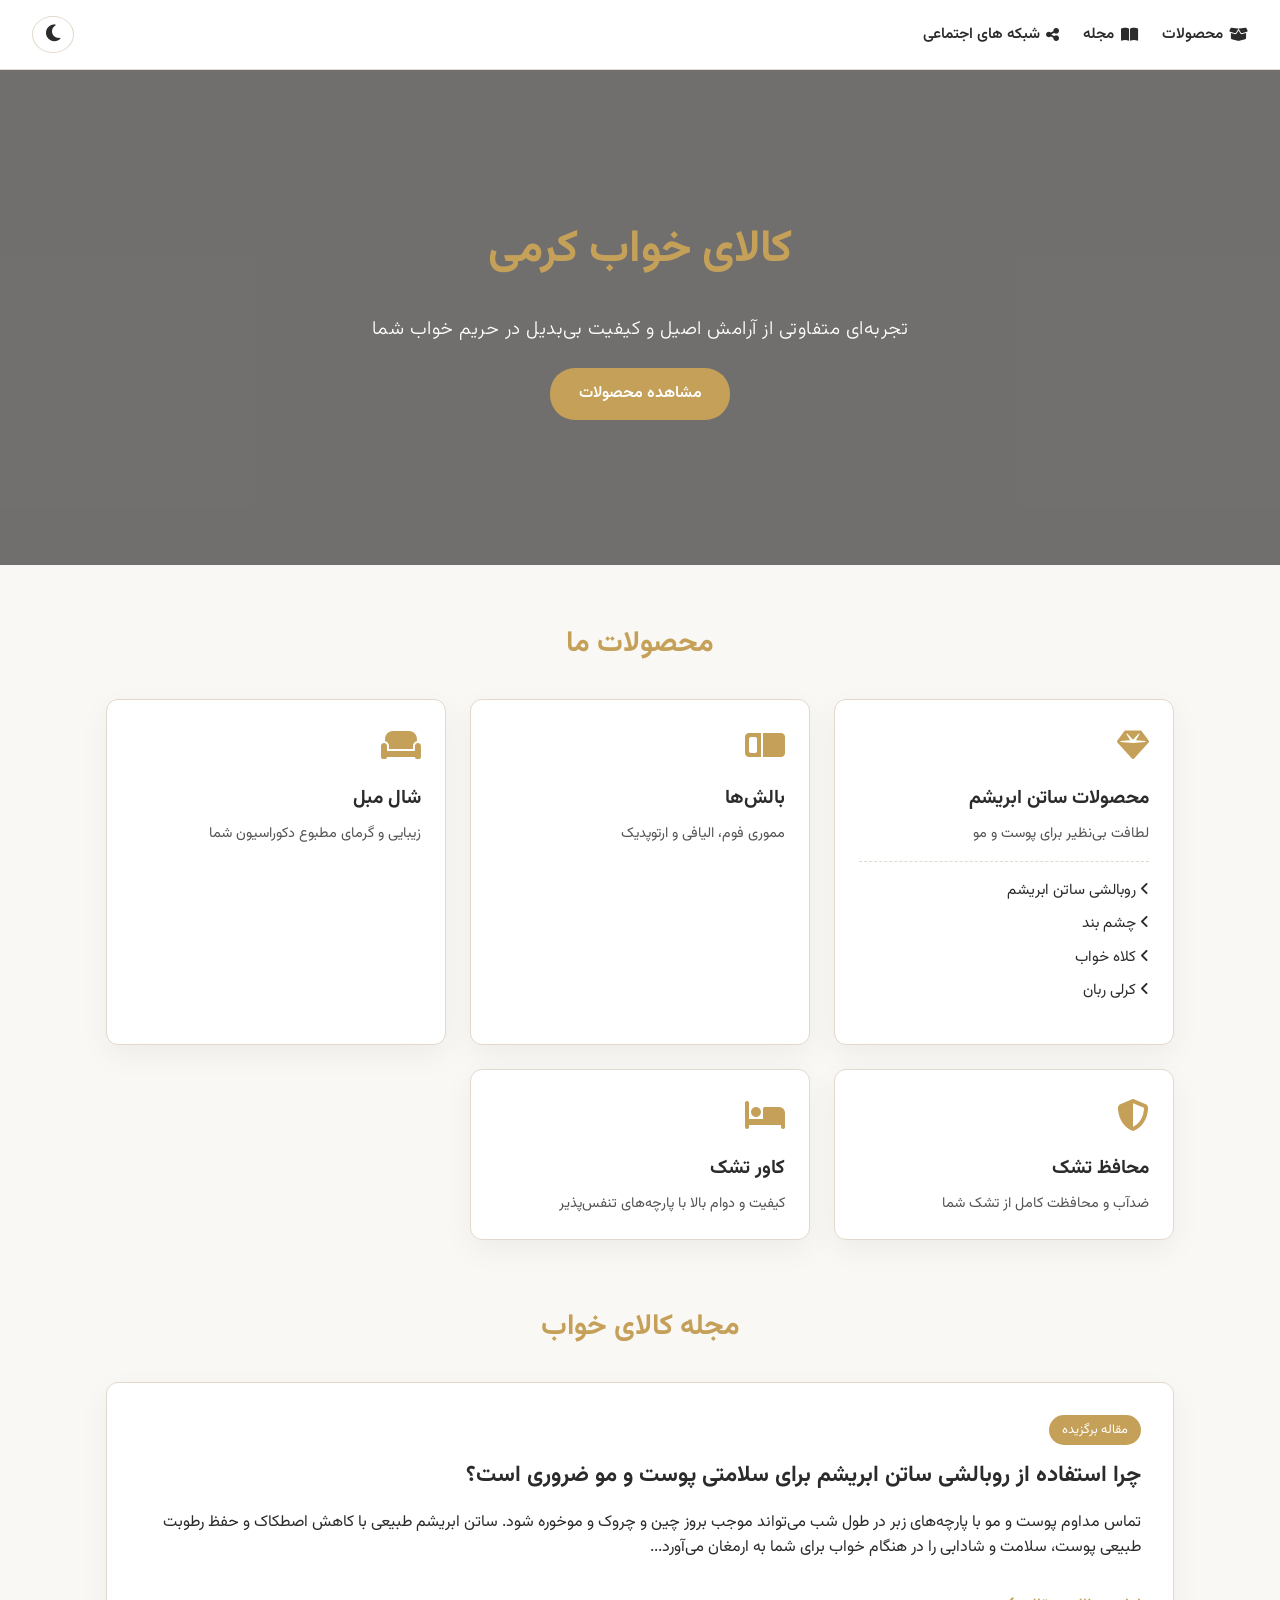
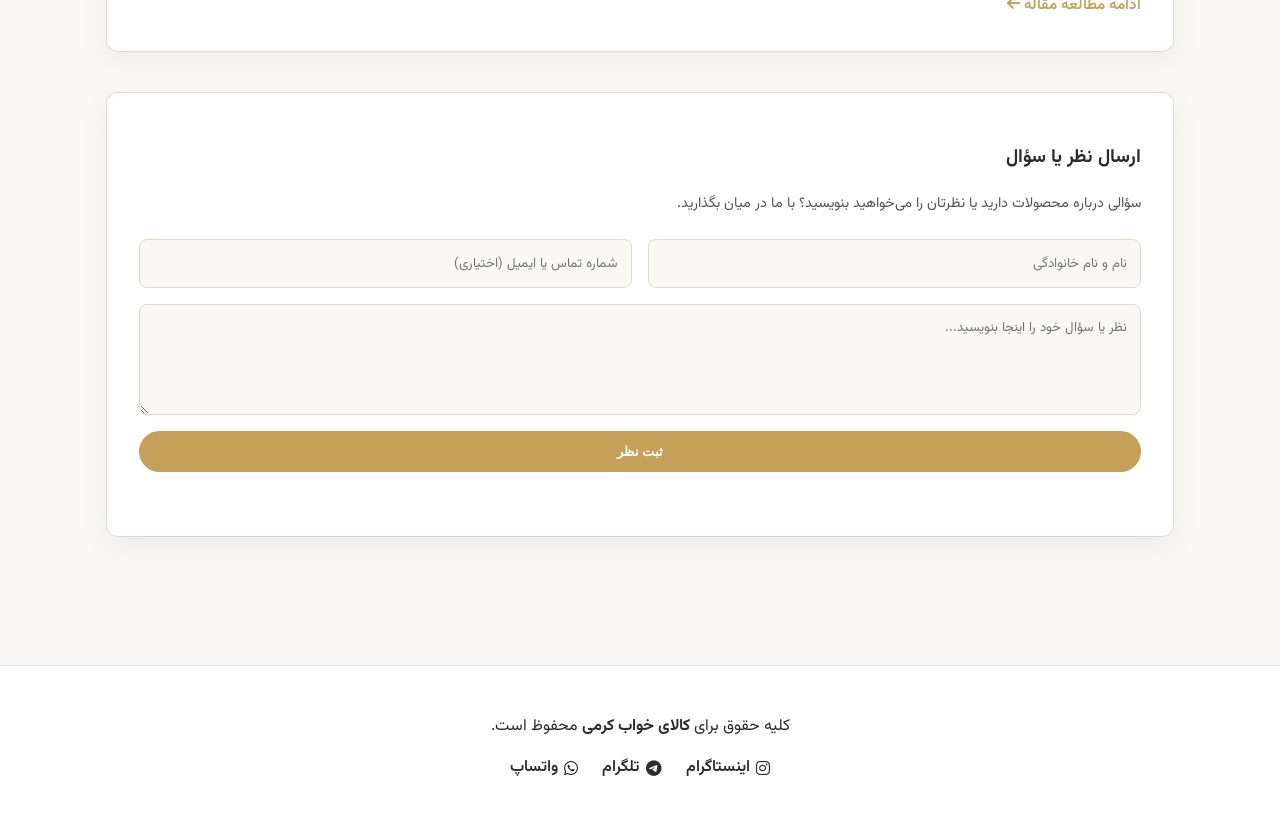
<file: index.html>
<!DOCTYPE html>
<html lang="fa" dir="rtl">
<head>
  <meta charset="UTF-8">
  <meta name="viewport" content="width=device-width, initial-scale=1.0">
  <title>کالای خواب کرمی | Karami Bedding</title>
  
  <!-- Vazirmatn Font -->
  <link rel="preconnect" href="https://fonts.googleapis.com">
  <link rel="preconnect" href="https://fonts.gstatic.com" crossorigin>
  <link href="https://fonts.googleapis.com/css2?family=Vazirmatn:wght@300;400;600;700&display=swap" rel="stylesheet">
  
  <!-- FontAwesome Icons -->
  <link rel="stylesheet" href="https://cdnjs.cloudflare.com/ajax/libs/font-awesome/6.4.0/css/all.min.css">
  
  <!-- External CSS -->
  <link rel="stylesheet" href="style.css">
</head>
<body>

  <!-- Header Section -->
  <header class="navbar">
    <!-- Navigation Menu (Top Right) -->
    <nav class="nav-menu">
      <a href="#products"><i class="fa-solid fa-box-open"></i> محصولات</a>
      <a href="#magazine"><i class="fa-solid fa-book-open"></i> مجله</a>
      <a href="#socials"><i class="fa-solid fa-share-nodes"></i> شبکه های اجتماعی</a>
    </nav>
    
    <div class="nav-controls">
      <button id="theme-toggle" class="theme-btn" aria-label="تغییر تم">
        <i class="fa-solid fa-moon"></i>
      </button>
    </div>
  </header>

  <!-- Hero Section -->
  <section class="hero">
    <div class="hero-overlay">
      <h1>کالای خواب کرمی</h1>
      <!-- Classy Brand Statement -->
      <p class="brand-tagline">تجربه‌ای متفاوتی از آرامش اصیل و کیفیت بی‌بدیل در حریم خواب شما</p>
      <a href="#products" class="btn-primary">مشاهده محصولات</a>
    </div>
  </section>

  <!-- Main Content Container -->
  <main class="container">
    
    <!-- Products Section -->
    <section id="products" class="section">
      <h2 class="section-title">محصولات ما</h2>
      <div class="product-grid">
        
        <!-- Satin Silk Submenu Card -->
        <div class="product-card dropdown-card">
          <div class="card-icon"><i class="fa-solid fa-gem"></i></div>
          <h3>محصولات ساتن ابریشم</h3>
          <p>لطافت بی‌نظیر برای پوست و مو</p>
          <ul class="sub-products">
            <li><a href="satin-pillowcase.html"><i class="fa-solid fa-angle-left"></i> روبالشی ساتن ابریشم</a></li>
            <li><a href="eye-mask.html"><i class="fa-solid fa-angle-left"></i> چشم بند</a></li>
            <li><a href="sleep-cap.html"><i class="fa-solid fa-angle-left"></i> کلاه خواب</a></li>
            <li><a href="curly-ribbon.html"><i class="fa-solid fa-angle-left"></i> کرلی ربان</a></li>
          </ul>
        </div>

        <!-- Pillows Card (Clickable to Page) -->
        <a href="pillows.html" class="product-card">
          <div class="card-icon"><i class="fa-solid fa-mattress-pillow"></i></div>
          <h3>بالش‌ها</h3>
          <p>مموری فوم، الیافی و ارتوپدیک</p>
        </a>

        <!-- Sofa Throw Card (Clickable to Page) -->
        <a href="sofa-throw.html" class="product-card">
          <div class="card-icon"><i class="fa-solid fa-couch"></i></div>
          <h3>شال مبل</h3>
          <p>زیبایی و گرمای مطبوع دکوراسیون شما</p>
        </a>

        <!-- Mattress Protector Card (Clickable to Page) -->
        <a href="mattress-protector.html" class="product-card">
          <div class="card-icon"><i class="fa-solid fa-shield-halved"></i></div>
          <h3>محافظ تشک</h3>
          <p>ضدآب و محافظت کامل از تشک شما</p>
        </a>

        <!-- Mattress Cover Card (Clickable to Page) -->
        <a href="mattress-cover.html" class="product-card">
          <div class="card-icon"><i class="fa-solid fa-bed"></i></div>
          <h3>کاور تشک</h3>
          <p>کیفیت و دوام بالا با پارچه‌های تنفس‌پذیر</p>
        </a>

      </div>
    </section>

    <!-- Magazine / Featured Article Section -->
    <section id="magazine" class="section">
      <h2 class="section-title">مجله کالای خواب</h2>
      
      <!-- Single Featured Article -->
      <article class="featured-article">
        <span class="article-badge">مقاله برگزیده</span>
        <h3>چرا استفاده از روبالشی ساتن ابریشم برای سلامتی پوست و مو ضروری است؟</h3>
        <p>
          تماس مداوم پوست و مو با پارچه‌های زبر در طول شب می‌تواند موجب بروز چین و چروک و موخوره شود. 
          ساتن ابریشم طبیعی با کاهش اصطکاک و حفظ رطوبت طبیعی پوست، سلامت و شادابی را در هنگام خواب برای شما به ارمغان می‌آورد...
        </p>
        <a href="article-satin-silk.html" class="read-more">ادامه مطالعه مقاله <i class="fa-solid fa-arrow-left"></i></a>
      </article>

      <!-- Comments & Questions Form (Replaces Add Article) -->
      <div class="comments-container">
        <h3>ارسال نظر یا سؤال</h3>
        <p class="comments-subtitle">سؤالی درباره محصولات دارید یا نظرتان را می‌خواهید بنویسید؟ با ما در میان بگذارید.</p>
        
        <form id="comment-form">
          <div class="form-group-inline">
            <input type="text" id="user-name" placeholder="نام و نام خانوادگی" required>
            <input type="text" id="user-contact" placeholder="شماره تماس یا ایمیل (اختیاری)">
          </div>
          <textarea id="user-comment" rows="4" placeholder="نظر یا سؤال خود را اینجا بنویسید..." required></textarea>
          <button type="submit" class="btn-primary">ثبت نظر</button>
        </form>

        <div id="comments-list" class="comments-list">
          <!-- Comments will appear here dynamically -->
        </div>
      </div>
    </section>

  </main>

  <!-- Footer with Social Links -->
  <footer id="socials">
    <p>کلیه حقوق برای <strong>کالای خواب کرمی</strong> محفوظ است.</p>
    <div class="social-footer">
      <a href="https://instagram.com" target="_blank" aria-label="Instagram"><i class="fa-brands fa-instagram"></i> اینستاگرام</a>
      <a href="https://t.me" target="_blank" aria-label="Telegram"><i class="fa-brands fa-telegram"></i> تلگرام</a>
      <a href="https://wa.me" target="_blank" aria-label="WhatsApp"><i class="fa-brands fa-whatsapp"></i> واتساپ</a>
    </div>
  </footer>

  <!-- External JS -->
  <script src="script.js"></script>
</body>
</html>
</file>
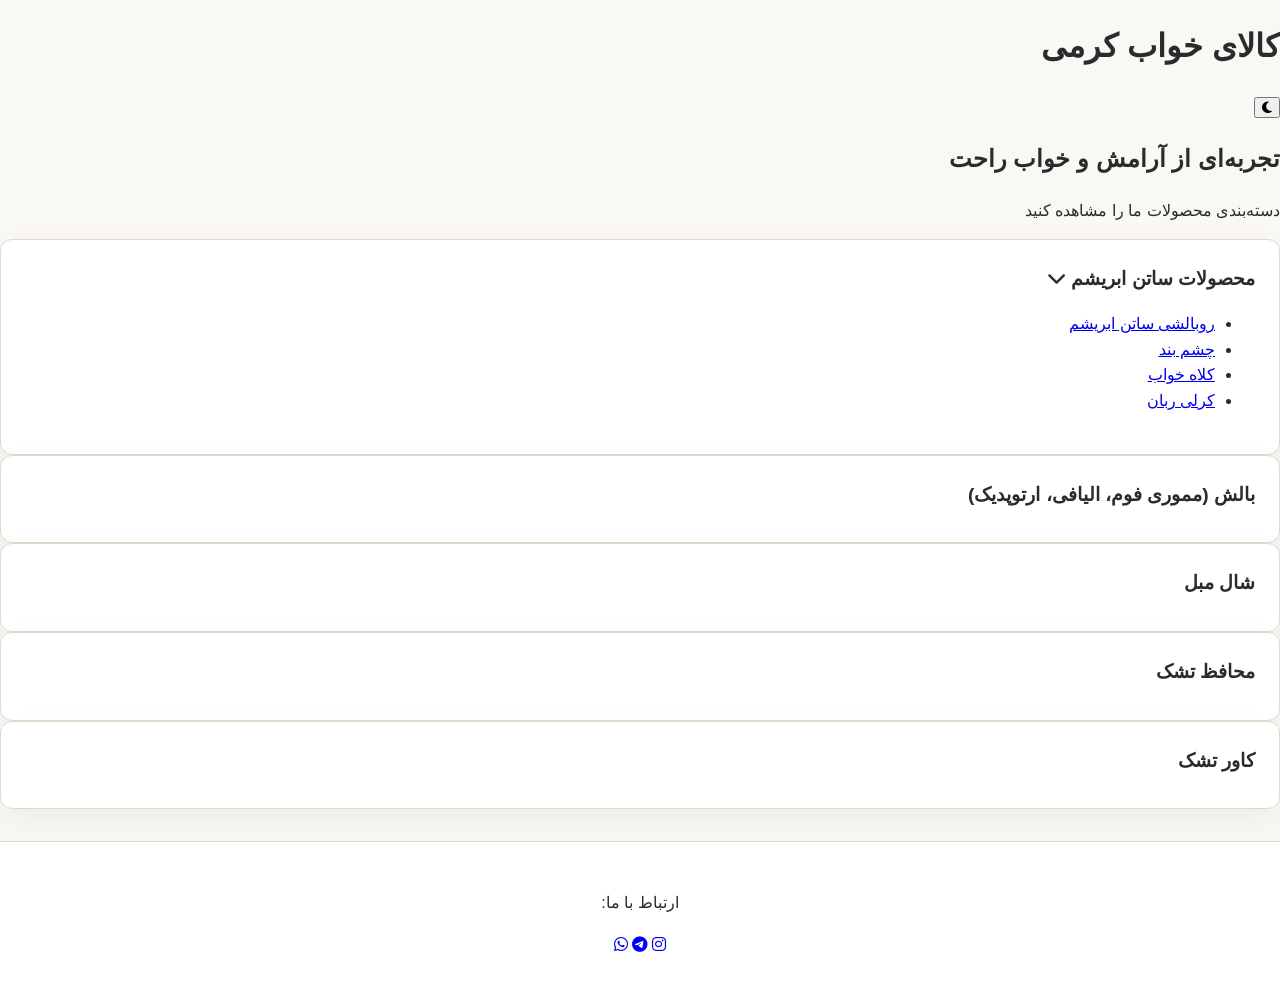
<file: gemini-code-1788099069118.html>
<!DOCTYPE html>
<html lang="fa" dir="rtl">
<head>
  <meta charset="UTF-8">
  <meta name="viewport" content="width=device-width, initial-scale=1.0">
  <title>کالای خواب کرمی</title>
  <link rel="stylesheet" href="style.css">
  <link rel="stylesheet" href="https://cdnjs.cloudflare.com/ajax/libs/font-awesome/6.4.0/css/all.min.css">
</head>
<body>

  <header>
    <h1>کالای خواب کرمی</h1>
    <button id="theme-toggle" aria-label="تغییر تم">
      <i class="fa-solid fa-moon"></i>
    </button>
  </header>

  <main class="hero-section">
    <div class="overlay">
      <h2>تجربه‌ای از آرامش و خواب راحت</h2>
      <p>دسته‌بندی محصولات ما را مشاهده کنید</p>
    </div>
  </main>

  <section class="products-container">
    
    <div class="product-card dropdown">
      <h3>محصولات ساتن ابریشم <i class="fa-solid fa-chevron-down"></i></h3>
      <ul class="dropdown-menu">
        <li><a href="satin-pillowcase.html">روبالشی ساتن ابریشم</a></li>
        <li><a href="eye-mask.html">چشم بند</a></li>
        <li><a href="sleep-cap.html">کلاه خواب</a></li>
        <li><a href="curly-ribbon.html">کرلی ربان</a></li>
      </ul>
    </div>

    <a href="pillows.html" class="product-card">
      <h3>بالش (مموری فوم، الیافی، ارتوپدیک)</h3>
    </a>

    <a href="sofa-throw.html" class="product-card">
      <h3>شال مبل</h3>
    </a>

    <a href="mattress-protector.html" class="product-card">
      <h3>محافظ تشک</h3>
    </a>

    <a href="mattress-cover.html" class="product-card">
      <h3>کاور تشک</h3>
    </a>

  </section>

  <footer>
    <p>ارتباط با ما:</p>
    <div class="social-links">
      <a href="https://instagram.com/yourpage" target="_blank" aria-label="Instagram"><i class="fa-brands fa-instagram"></i></a>
      <a href="https://t.me/yourchannel" target="_blank" aria-label="Telegram"><i class="fa-brands fa-telegram"></i></a>
      <a href="https://wa.me/yournumber" target="_blank" aria-label="WhatsApp"><i class="fa-brands fa-whatsapp"></i></a>
    </div>
  </footer>

  <script src="script.js"></script>
</body>
</html>
</file>
<file: style.css>
:root {
  --bg-color: #faf8f5;
  --text-color: #2b2b2b;
  --card-bg: #ffffff;
  --primary: #c5a059;
  --primary-hover: #a8823d;
  --border-color: #e2d9cc;
  --shadow: 0 10px 30px rgba(0, 0, 0, 0.05);
  --hero-overlay: rgba(0, 0, 0, 0.55);
}

[data-theme="dark"] {
  --bg-color: #121212;
  --text-color: #e0e0e0;
  --card-bg: #1e1e1e;
  --primary: #d4af37;
  --primary-hover: #f1c40f;
  --border-color: #333333;
  --shadow: 0 10px 30px rgba(0, 0, 0, 0.4);
  --hero-overlay: rgba(0, 0, 0, 0.75);
}

* {
  box-sizing: border-box;
  transition: background-color 0.3s ease, color 0.3s ease, border-color 0.3s ease;
}

body {
  margin: 0;
  font-family: 'Vazirmatn', sans-serif;
  background-color: var(--bg-color);
  color: var(--text-color);
  direction: rtl;
  line-height: 1.6;
}

/* Navbar */
.navbar {
  display: flex;
  justify-content: space-between;
  align-items: center;
  padding: 1rem 2rem;
  background-color: var(--card-bg);
  border-bottom: 1px solid var(--border-color);
  position: sticky;
  top: 0;
  z-index: 100;
}

.nav-menu {
  display: flex;
  gap: 1.5rem;
}

.nav-menu a {
  text-decoration: none;
  color: var(--text-color);
  font-weight: 600;
  font-size: 0.95rem;
  display: flex;
  align-items: center;
  gap: 0.4rem;
}

.nav-menu a:hover {
  color: var(--primary);
}

.theme-btn {
  background: none;
  border: 1px solid var(--border-color);
  color: var(--text-color);
  font-size: 1.2rem;
  padding: 0.4rem 0.8rem;
  border-radius: 50%;
  cursor: pointer;
}

/* Hero Section */
.hero {
  background-image: url('https://images.unsplash.com/photo-1616627547584-bf28cee262db?q=80&w=1600');
  background-size: cover;
  background-position: center;
  height: 55vh;
  position: relative;
}

.hero-overlay {
  background: var(--hero-overlay);
  width: 100%;
  height: 100%;
  display: flex;
  flex-direction: column;
  justify-content: center;
  align-items: center;
  color: #ffffff;
  text-align: center;
  padding: 1rem;
}

.hero-overlay h1 {
  font-size: 2.8rem;
  margin: 0 0 0.5rem 0;
  color: var(--primary);
}

.brand-tagline {
  font-size: 1.2rem;
  font-weight: 300;
  max-width: 600px;
  margin-bottom: 1.5rem;
  letter-spacing: 0.5px;
}

.btn-primary {
  background-color: var(--primary);
  color: #fff;
  border: none;
  padding: 0.8rem 1.8rem;
  border-radius: 25px;
  text-decoration: none;
  font-weight: 600;
  cursor: pointer;
  display: inline-block;
}

.btn-primary:hover {
  background-color: var(--primary-hover);
}

/* Main Container */
.container {
  max-width: 1100px;
  margin: 0 auto;
  padding: 2rem 1rem;
}

.section {
  margin-bottom: 4rem;
}

.section-title {
  text-align: center;
  color: var(--primary);
  font-size: 1.8rem;
  margin-bottom: 2rem;
}

/* Product Cards Grid */
.product-grid {
  display: grid;
  grid-template-columns: repeat(auto-fit, minmax(250px, 1fr));
  gap: 1.5rem;
}

.product-card {
  background-color: var(--card-bg);
  border: 1px solid var(--border-color);
  border-radius: 12px;
  padding: 1.5rem;
  text-decoration: none;
  color: var(--text-color);
  box-shadow: var(--shadow);
  display: block;
}

.product-card:hover {
  transform: translateY(-5px);
  border-color: var(--primary);
}

.card-icon {
  font-size: 2rem;
  color: var(--primary);
  margin-bottom: 0.5rem;
}

.product-card h3 {
  margin: 0 0 0.5rem 0;
  font-size: 1.2rem;
}

.product-card p {
  margin: 0;
  font-size: 0.9rem;
  opacity: 0.8;
}

/* Dropdown Sub-products */
.sub-products {
  list-style: none;
  padding: 0;
  margin-top: 1rem;
  border-top: 1px dashed var(--border-color);
  padding-top: 0.5rem;
}

.sub-products li {
  margin: 0.5rem 0;
}

.sub-products a {
  color: var(--text-color);
  text-decoration: none;
  font-size: 0.95rem;
}

.sub-products a:hover {
  color: var(--primary);
}

/* Featured Article Card */
.featured-article {
  background-color: var(--card-bg);
  border: 1px solid var(--border-color);
  border-radius: 12px;
  padding: 2rem;
  margin-bottom: 2.5rem;
  position: relative;
  box-shadow: var(--shadow);
}

.article-badge {
  background-color: var(--primary);
  color: #ffffff;
  font-size: 0.8rem;
  padding: 0.3rem 0.8rem;
  border-radius: 15px;
  display: inline-block;
  margin-bottom: 0.8rem;
}

.featured-article h3 {
  margin: 0 0 1rem 0;
  font-size: 1.4rem;
}

.read-more {
  color: var(--primary);
  font-size: 0.95rem;
  text-decoration: none;
  font-weight: 600;
  display: inline-block;
  margin-top: 1rem;
}

/* Comments Form & List */
.comments-container {
  background-color: var(--card-bg);
  border: 1px solid var(--border-color);
  padding: 2rem;
  border-radius: 12px;
  box-shadow: var(--shadow);
}

.comments-subtitle {
  font-size: 0.9rem;
  opacity: 0.8;
  margin-bottom: 1.5rem;
}

#comment-form {
  display: flex;
  flex-direction: column;
  gap: 1rem;
}

.form-group-inline {
  display: flex;
  gap: 1rem;
}

.form-group-inline input {
  flex: 1;
}

#comment-form input, #comment-form textarea {
  padding: 0.8rem;
  border: 1px solid var(--border-color);
  border-radius: 8px;
  background-color: var(--bg-color);
  color: var(--text-color);
  font-family: inherit;
}

.comments-list {
  margin-top: 2rem;
  display: flex;
  flex-direction: column;
  gap: 1rem;
}

.comment-item {
  background-color: var(--bg-color);
  border: 1px solid var(--border-color);
  padding: 1rem;
  border-radius: 8px;
}

.comment-item h4 {
  margin: 0 0 0.4rem 0;
  color: var(--primary);
  font-size: 0.95rem;
}

.comment-item p {
  margin: 0;
  font-size: 0.9rem;
}

/* Footer */
footer {
  text-align: center;
  padding: 2rem;
  background-color: var(--card-bg);
  border-top: 1px solid var(--border-color);
  margin-top: 2rem;
}

.social-footer {
  margin-top: 1rem;
  display: flex;
  justify-content: center;
  gap: 1.5rem;
}

.social-footer a {
  color: var(--text-color);
  text-decoration: none;
  font-weight: 600;
  display: flex;
  align-items: center;
  gap: 0.4rem;
}

.social-footer a:hover {
  color: var(--primary);
}
</file>
